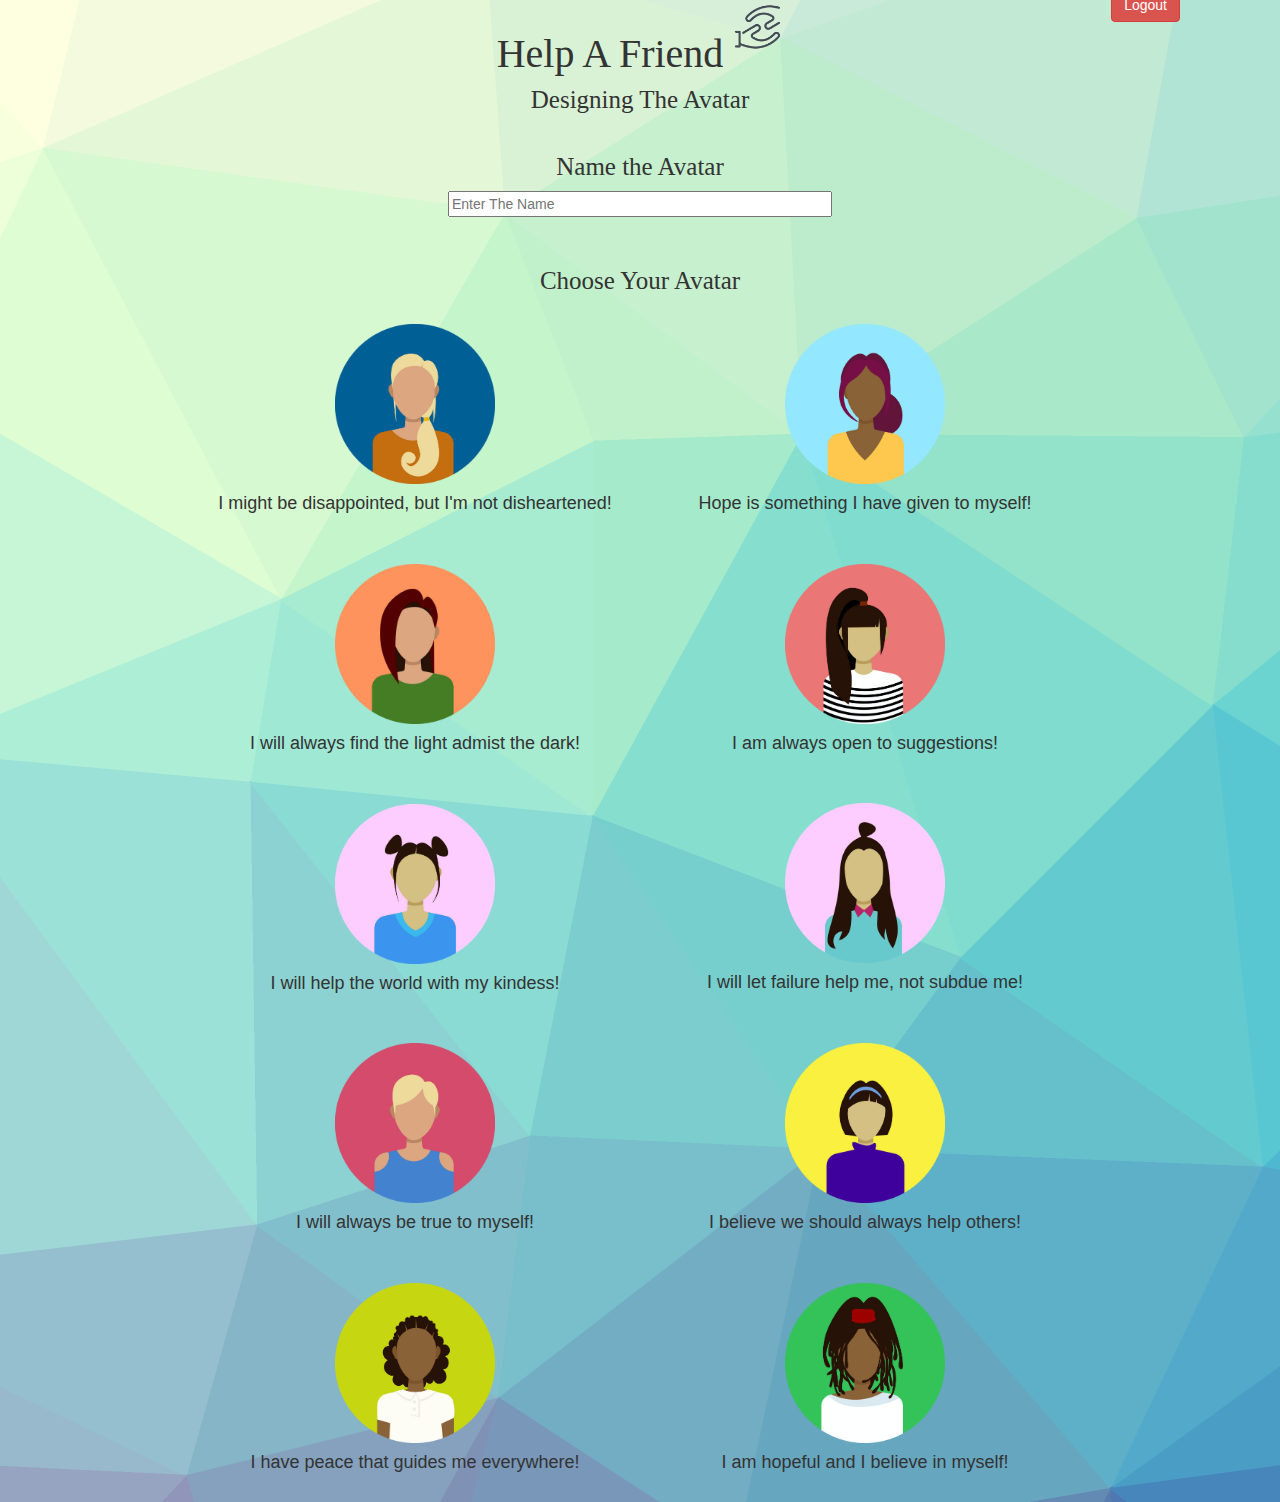
<file: female_avatar_pg1.html>
<html>
    <head>
        <title> Designing the Avatar </title>
        <link href="https://fonts.googleapis.com/css?family=Yeon+Sung&display=swap" rel="stylesheet"><meta name="viewport" content="width=device-width, initial-scale=1">
        
        <link rel="stylesheet" href="https://maxcdn.bootstrapcdn.com/bootstrap/3.4.0/css/bootstrap.min.css">
        <script src="https://ajax.googleapis.com/ajax/libs/jquery/3.4.1/jquery.min.js"></script>
        <script src="https://maxcdn.bootstrapcdn.com/bootstrap/3.4.0/js/bootstrap.min.js"></script>
        
        <link rel="stylesheet" type="text/css" href="style.css">
        <script src = "f_avatar.js"> </script>
        </head> 

        <body> 
        <center> 
            <h1 class = "heading"> 
                Help A Friend <sup>
                <image src = "m1.png" style = "height:50px; width:50px;"> </image>
                </sup></h1>
        
        <h4 class = "sub_heading"> Designing The Avatar </h3>
        <br> 
        <button id = "logout" onclick = "logout()" class = "btn btn-danger" style = "float:right; margin-top:-155px; margin-right:100px;"> Logout </button>

        <h4 class = "sub_heading"> Name the Avatar </h4>
        <input type = "text" placeholder = "Enter The Name" id = "avatar_name" style = "width:30%;"> 
        <br> <br> <br>  

        <h4 class = "sub_heading"> Choose Your Avatar </h4> <br> 

        <image src = "female_1.png" class = "f_avatar" style = "margin-left:-450px;" onclick = "female_1()"> </image>
        <h4 style = "margin-left:-450px;"> I might be disappointed, but I'm not disheartened!</h4>

        <image src = "female_2.png" class = "f_avatar" style = "margin-right:-450px; margin-top:-200px;" onclick = "female_2()"></image>
        <h4 style = "margin-right:-450px; margin-top:-30px;"> Hope is something I have given to myself! </h4><br> <br> 

        <image src = "female_3.png" class = "f_avatar" style = "margin-left:-450px;" onclick = "female_3()"></image>
        <h4 style = "margin-left:-450px;"> I will always find the light admist the dark!</h4>

        <image src = "female_4.png" class = "f_avatar" style = "margin-right:-450px; margin-top:-200px;" onclick = "female_4()"> </image>
        <h4 style = "margin-right:-450px; margin-top:-30px;"> I am always open to suggestions!</h4> <br> <br> 

        <image src = "female_5.png" class = "f_avatar" style = "margin-left:-450px;" onclick = "female_5()"></image>
        <h4 style = "margin-left:-450px;"> I will help the world with my kindess!</h4>

        <image src = "female_6.png" class = "f_avatar" style = "margin-right:-450px; margin-top:-200px;" onclick = "female_6()"></image> 
        <h4 style = "margin-right:-450px; margin-top:-30px;"> I will let failure help me, not subdue me!</h4> <br> <br> 

        <image src = "female_7.png" class = "f_avatar" style = "margin-left:-450px;" onclick = "female_7()"></image>
        <h4 style = "margin-left:-450px;"> I will always be true to myself! </h4>

        <image src = "female_8.png" class = "f_avatar" style = "margin-right:-450px; margin-top:-200px;" onclick = "female_8()"> </image>
        <h4 style = "margin-right:-450px; margin-top:-30px;"> I believe we should always help others! </h4> <br> <br> 

        <image src = "female_9.png" class = "f_avatar" style = "margin-left:-450px;" onclick = "female_9()"> </image>
        <h4 style = "margin-left:-450px;"> I have peace that guides me everywhere! </h4>

        <image src = "female_10.png" class = "f_avatar" style = "margin-right:-450px; margin-top:-200px;" onclick = "female_10()"> </image>
        <h4 style = "margin-right:-450px; margin-top:-30px;"> I am hopeful and I believe in myself!</h4> <br>

        </center>
        </body>
</html>
</file>
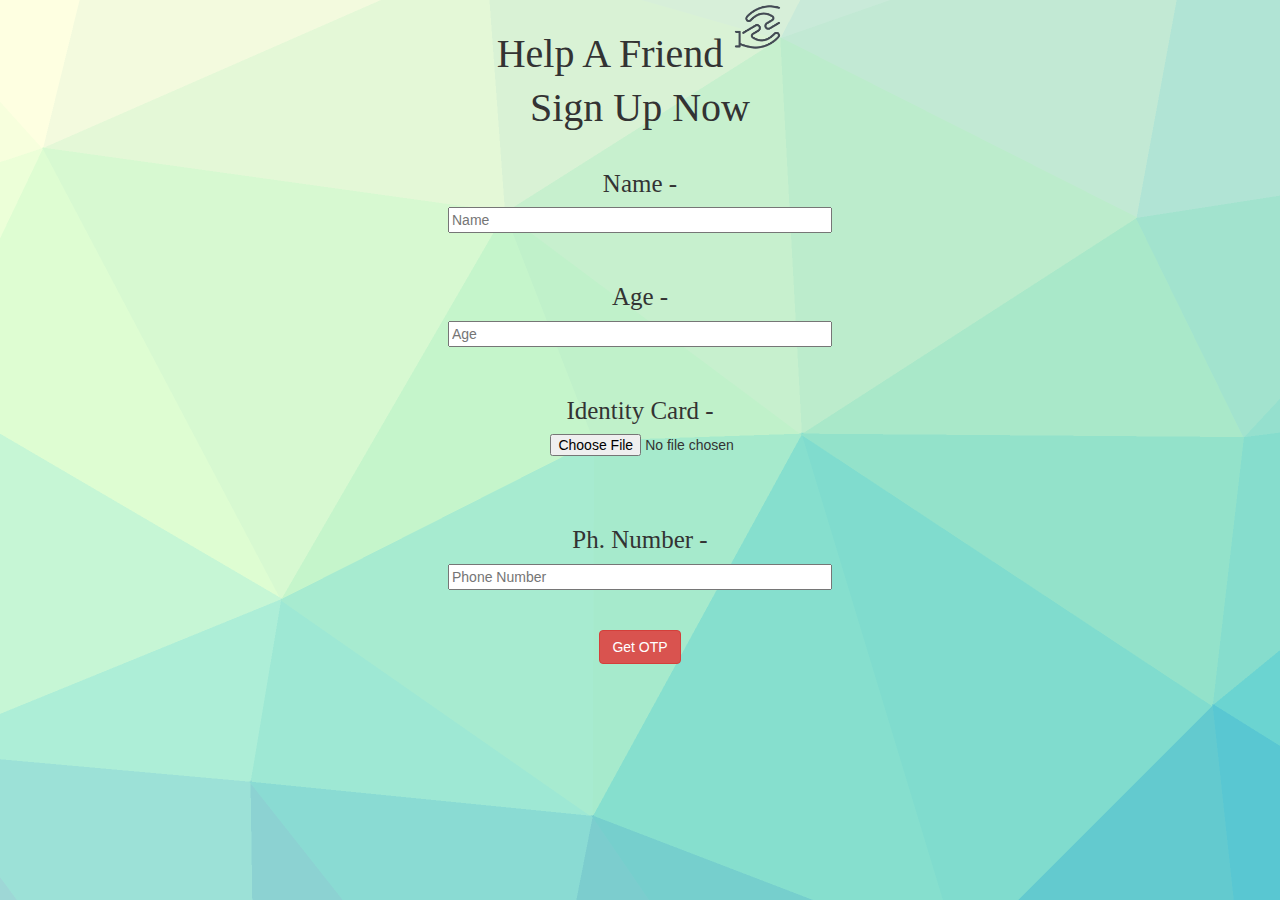
<file: index_pg2.html>
<html> 
    <head>
        <title> Sign Up Now </title>
        <link href="https://fonts.googleapis.com/css?family=Yeon+Sung&display=swap" rel="stylesheet"><meta name="viewport" content="width=device-width, initial-scale=1">
        
        <link rel="stylesheet" href="https://maxcdn.bootstrapcdn.com/bootstrap/3.4.0/css/bootstrap.min.css">
        <script src="https://ajax.googleapis.com/ajax/libs/jquery/3.4.1/jquery.min.js"></script>
        <script src="https://maxcdn.bootstrapcdn.com/bootstrap/3.4.0/js/bootstrap.min.js"></script>
        
        <link rel="stylesheet" type="text/css" href="style.css">
        <script src = "page2.js"> </script>
        </head>

<body> 
<center> 

    <h1 class = "heading"> 
        Help A Friend <sup>
        <image src = "m1.png" style = "height:50px; width:50px;"> </image>
        </sup></h1>

<h4 class = "heading"> Sign Up Now </h3>
<br> 

<h4 class = "sub_heading"> Name - </h4>
<input type = 'text' id = 'name_registration' placeholder = 'Name' style = "width:30%;">
<br> <br> <br> 

<h4 class = "sub_heading"> Age - </h4>
<input type = "number" id = "age_registration" placeholder = "Age" style = "width:30%;">
<br> <br> <br> 

<h4 class = "sub_heading"> Identity Card -  <sup>
    <image src = "paint.png" style = "float:center; display:none;" id = "paint" onclick = "enable_canvas()"> </image>
    </sup> </h4> 

<div id="wrapper">
    <input type="file" accept="image/*" onchange="preview_image(event)" style = "margin-left:41%;" id = "identity_card">
    <img id="output_image"/>
   </div>
   <h3 class = "sub_heading" id = "canvas_info" style = "font-size:20px; display:none;"> Canvas enabled. You can now blacken your photo and other details. Thank you!</h3>

   <div id = "canvas_preview"> </div>
<br> <br> <br>  

<h4 class = "sub_heading"> Ph. Number - </h4>
<input type = "tel" id = "phone_number" placeholder = "Phone Number" style = "width:30%;"> 
<br> <br> <br>  

<button id = "verify" onclick = "verify()" class = "btn btn-danger"> Get OTP </button>

</center>
</body>
</html>
</file>
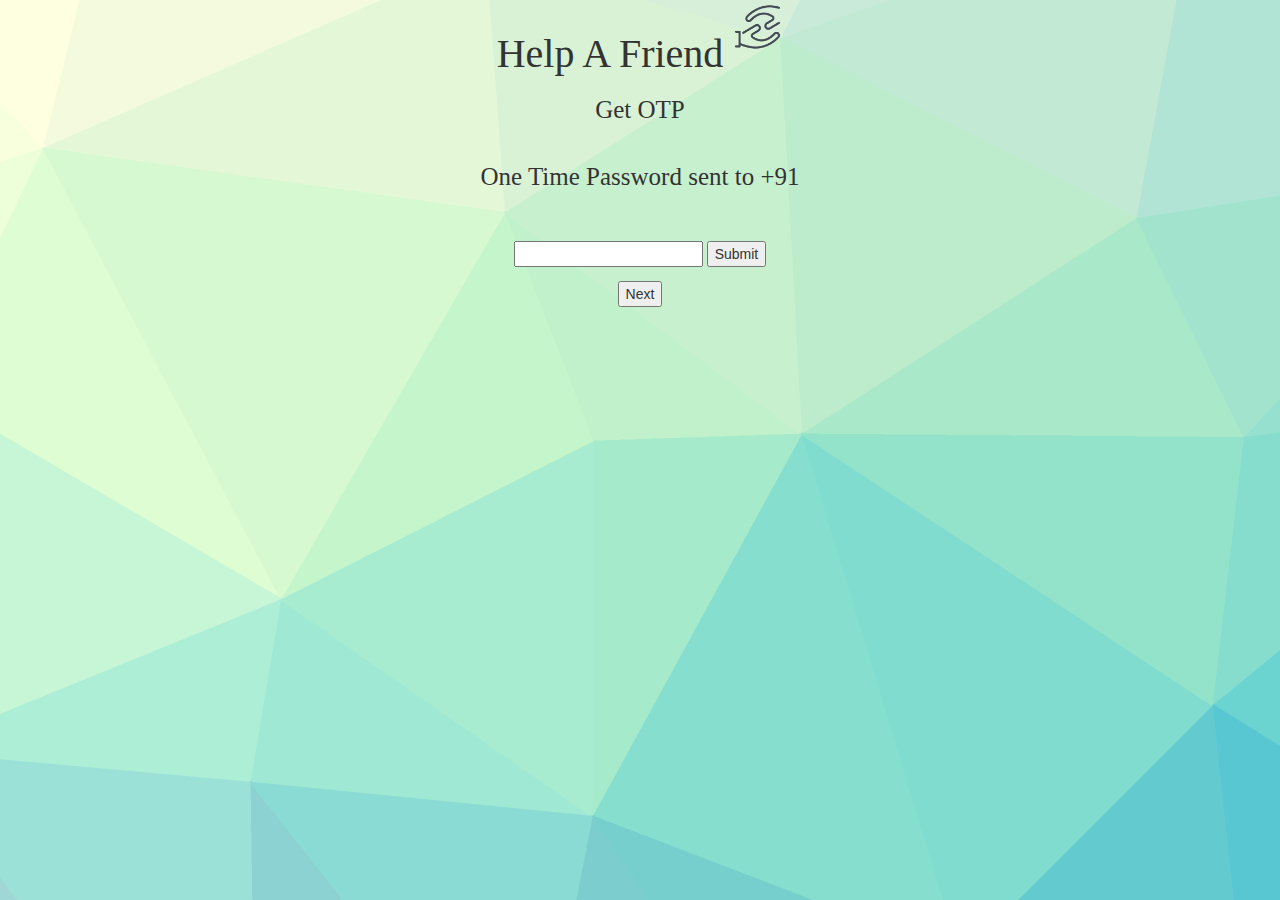
<file: index_pg3.html>
<html>
    <head>
        <title> Get OTP </title>
        <link href="https://fonts.googleapis.com/css?family=Yeon+Sung&display=swap" rel="stylesheet"><meta name="viewport" content="width=device-width, initial-scale=1">
        
        <link rel="stylesheet" href="https://maxcdn.bootstrapcdn.com/bootstrap/3.4.0/css/bootstrap.min.css">
        <script src="https://ajax.googleapis.com/ajax/libs/jquery/3.4.1/jquery.min.js"></script>
        <script src="https://maxcdn.bootstrapcdn.com/bootstrap/3.4.0/js/bootstrap.min.js"></script>
        
        <link rel="stylesheet" type="text/css" href="style.css">
        <script src = "page3.js"> </script>
        </head> 

    <body> 
        <center> 
        <h1 class = "heading"> 
            Help A Friend <sup>
            <image src = "m1.png" style = "height:50px; width:50px;"> </image>
            </sup></h1> 

        <h3 class = "sub_heading"> Get OTP </h3> 
        <br>

        <h5 class = "sub_heading"> One Time Password sent to +91 </h5> 
        <br> <br> 

        <form>
            <input autocomplete="one-time-code" required/>
            <input type="submit">
          </form>  

          <button id = "next_pg4" onclick = "otp()">Next </button>

    </center> 
    </body>
</html>
</file>
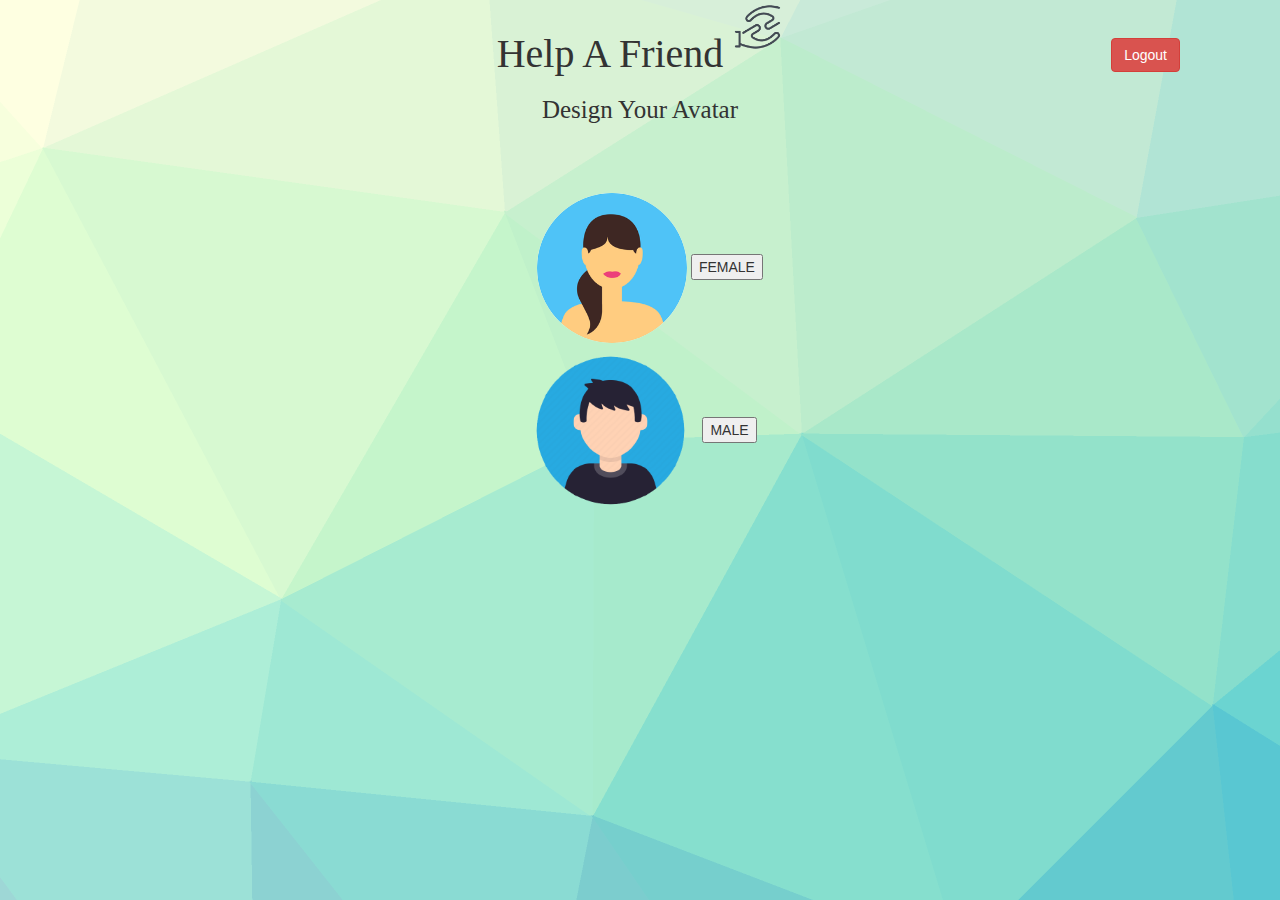
<file: index_pg4.html>
<html>
    <head>
        <title> Help A Friend </title>
        <link href="https://fonts.googleapis.com/css?family=Yeon+Sung&display=swap" rel="stylesheet"><meta name="viewport" content="width=device-width, initial-scale=1">
        
        <link rel="stylesheet" href="https://maxcdn.bootstrapcdn.com/bootstrap/3.4.0/css/bootstrap.min.css">
        <script src="https://ajax.googleapis.com/ajax/libs/jquery/3.4.1/jquery.min.js"></script>
        <script src="https://maxcdn.bootstrapcdn.com/bootstrap/3.4.0/js/bootstrap.min.js"></script>
        
        <link rel="stylesheet" type="text/css" href="style.css">
        <script src = "page4.js"> </script>
    </head> 

    <body> 
    <center>
        <h1 class = "heading"> 
            Help A Friend <sup>
            <image src = "m1.png" style = "height:50px; width:50px;"> </image>
            </sup></h1> 

        <h3 class = "sub_heading"> Design Your Avatar </h3> 
        <br> <br> <br> 
        <button id = "logout" onclick = "logout()" class = "btn btn-danger" style = "float:right; margin-top:-155px; margin-right:100px;"> Logout </button>

        <image src = "avatar_female.png" alt = "Female Avatar" class = "female_avatar" onclick = "female_avatar()" style = "margin-left:20px;"> </image>
        <button id = "female_clicked" onclick = "female_avatar()" type = "text"> FEMALE</button> <br> 

        <image src = "avatar_male.png" alt = "Male Avatar" class = "male_avatar" onclick = "male_avatar()"> </image>
        <button id = "male_clicked" onclick = "male_avatar()" type = "text"> MALE</button>
 
    </center> 
    </body>
</html>
</file>
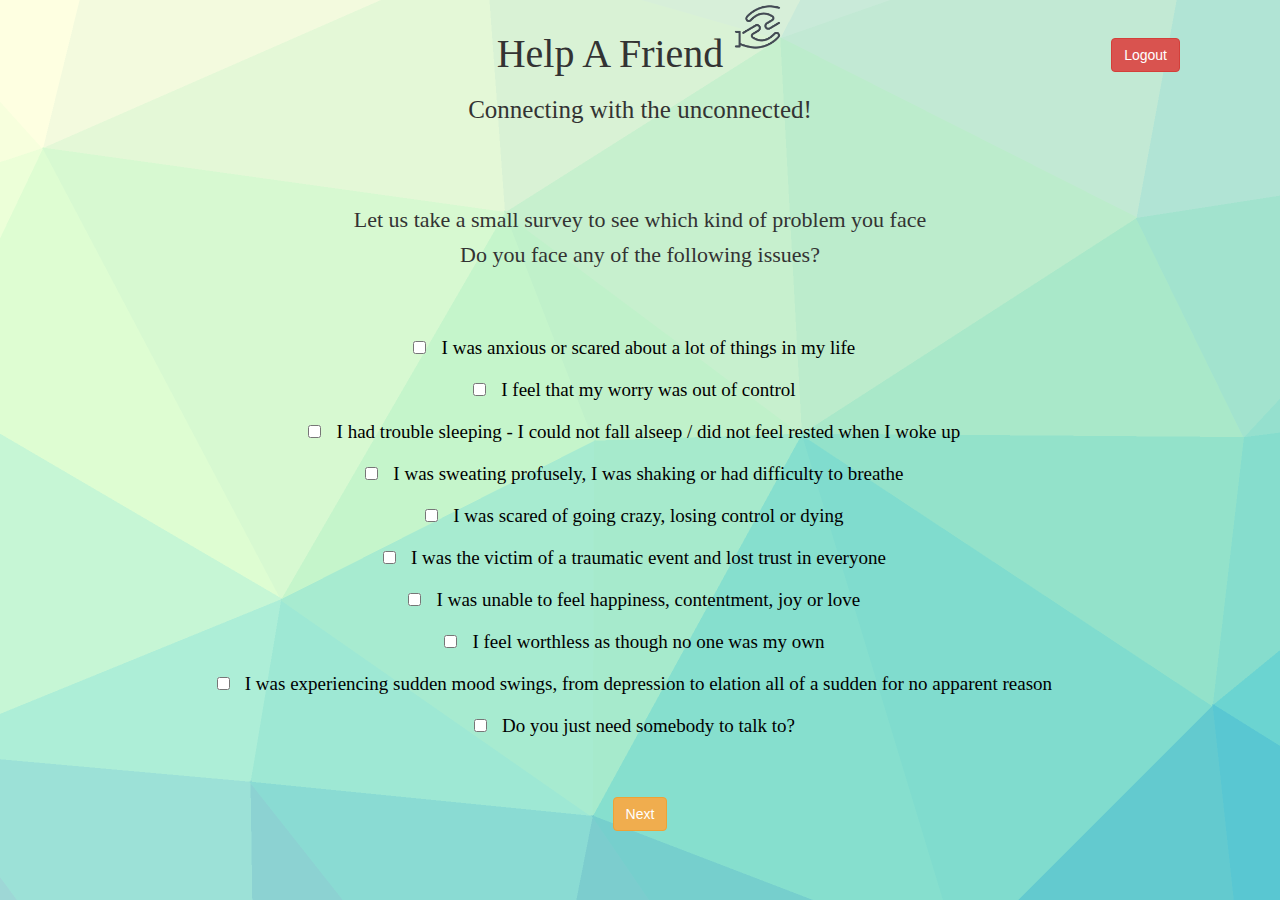
<file: index_pg5.html>
<html>
    <head>
        <title> Find A Friend </title>
        <link href="https://fonts.googleapis.com/css?family=Yeon+Sung&display=swap" rel="stylesheet"><meta name="viewport" content="width=device-width, initial-scale=1">
        
        <link rel="stylesheet" href="https://maxcdn.bootstrapcdn.com/bootstrap/3.4.0/css/bootstrap.min.css">
        <script src="https://ajax.googleapis.com/ajax/libs/jquery/3.4.1/jquery.min.js"></script>
        <script src="https://maxcdn.bootstrapcdn.com/bootstrap/3.4.0/js/bootstrap.min.js"></script>
        
        <link rel="stylesheet" type="text/css" href="style.css">
        <script src = "page5.js"> </script>
    </head> 

    <body> 
        <center> 
        <h1 class = "heading"> 
            Help A Friend <sup>
            <image src = "m1.png" style = "height:50px; width:50px;"> </image>
            </sup></h1> 

        <h3 class = "sub_heading"> Connecting with the unconnected! </h3> 
        <br> <br> <br> 
        <div id = "person" onmouseover = "popup()"> </div>
        <label id = "name"> </label>

        <button id = "logout" onclick = "logout()" class = "btn btn-danger" style = "float:right; margin-top:-155px; margin-right:100px;"> Logout </button>
        
        <h4 class = "subsub_heading"> Let us take a small survey to see which kind of problem you face</h4>

        <h4 class = "subsub_heading"> Do you face any of the following issues? </h4> <br> <br> <br> 

        <input type="checkbox" id="anxiety"> <label for="anxiety" class = "label"> I was anxious or scared about a lot of things in my life </label> <br> <br> 
        <input type="checkbox" id="worry"> <label for="worry" class = "label"> I feel that my worry was out of control </label> <br> <br> 
        <input type="checkbox" id="sleep"> <label for="sleep" class = "label"> I had trouble sleeping - I could not fall alseep / did not feel rested when I woke up </label> <br> <br> 
        <input type="checkbox" id="panic"> <label for="panic" class = "label"> I was sweating profusely, I was shaking or had difficulty to breathe </label> <br> <br> 
        <input type="checkbox" id="scared"> <label for="scared" class = "label"> I was scared of going crazy, losing control or dying </label> <br> <br> 
        <input type="checkbox" id="trauma"> <label for="trauma" class = "label">I was the victim of a traumatic event and lost trust in everyone</label> <br> <br> 
        <input type="checkbox" id="depression"> <label for="depression" class = "label"> I was unable to feel happiness, contentment, joy or love </label> <br> <br> 
        <input type="checkbox" id="lonely"> <label for="lonely" class = "label"> I feel worthless as though no one was my own </label> <br> <br> 
        <input type="checkbox" id="mood_swings"> <label for="mood_swings" class = "label"> I was experiencing sudden mood swings, from depression to elation all of a sudden for no apparent reason </label> <br> <br> 
        <input type="checkbox" id="friends"> <label for="friends" class = "label"> Do you just need somebody to talk to? </label> <br> <br> 

        <br> <br> 
        <button id = "next" onclick = "submit()" class = "btn btn-warning"> Next </button>
        </center> 
    </body>
</html>
</file>
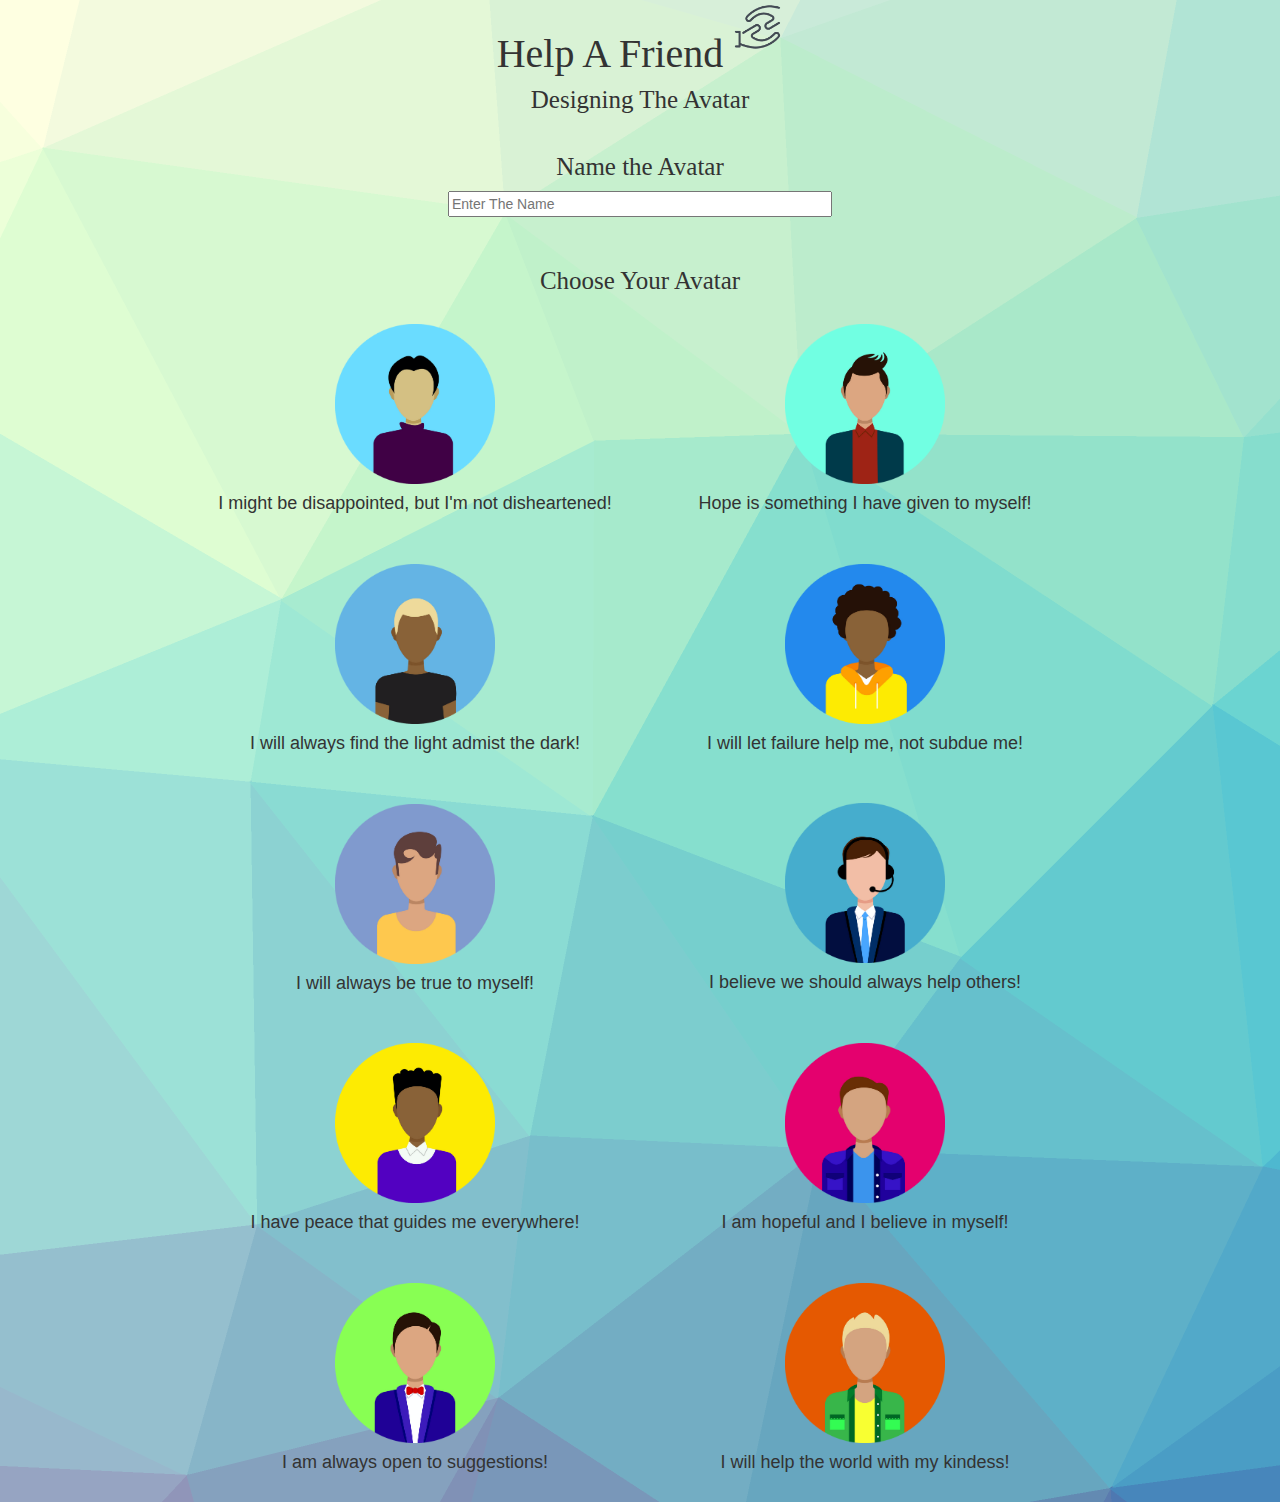
<file: male_avatar_pg1.html>
<html>
    <head>
        <title> Designing the Avatar </title>
        <link href="https://fonts.googleapis.com/css?family=Yeon+Sung&display=swap" rel="stylesheet"><meta name="viewport" content="width=device-width, initial-scale=1">
        
        <link rel="stylesheet" href="https://maxcdn.bootstrapcdn.com/bootstrap/3.4.0/css/bootstrap.min.css">
        <script src="https://ajax.googleapis.com/ajax/libs/jquery/3.4.1/jquery.min.js"></script>
        <script src="https://maxcdn.bootstrapcdn.com/bootstrap/3.4.0/js/bootstrap.min.js"></script>
        
        <link rel="stylesheet" type="text/css" href="style.css">
        <script src = "m_avatar.js"> </script>
        </head> 

        <body> 
        <center> 
            <h1 class = "heading"> 
                Help A Friend <sup>
                <image src = "m1.png" style = "height:50px; width:50px;"> </image>
                </sup></h1>
        
        <h4 class = "sub_heading"> Designing The Avatar </h3>
        <br> 

        <h4 class = "sub_heading"> Name the Avatar </h4>
        <input type = "text" placeholder = "Enter The Name" id = "avatar_name_male" style = "width:30%;"> 
        <br> <br> <br>  

        <h4 class = "sub_heading"> Choose Your Avatar </h4> <br> 

        <image src = "male_1.png" class = "m_avatar" style = "margin-left:-450px;" onclick = "male_1()"> </image>
        <h4 style = "margin-left:-450px;"> I might be disappointed, but I'm not disheartened!</h4>

        <image src = "male_2.png" class = "m_avatar" style = "margin-right:-450px; margin-top:-200px;" onclick = "male_2()"></image>
        <h4 style = "margin-right:-450px; margin-top:-30px;"> Hope is something I have given to myself!</h4> <br> <br> 

        <image src = "male_3.png" class = "m_avatar" style = "margin-left:-450px;" onclick = "male_3()"></image>
        <h4 style = "margin-left:-450px;"> I will always find the light admist the dark! </h4>

        <image src = "male_4.png" class = "m_avatar" style = "margin-right:-450px; margin-top:-200px;" onclick = "male_4()"> </image>
        <h4 style = "margin-right:-450px; margin-top:-30px;"> I will let failure help me, not subdue me!
        </h4> <br> <br> 

        <image src = "male_5.png" class = "m_avatar" style = "margin-left:-450px;" onclick = "male_5()"></image>
        <h4 style = "margin-left:-450px;"> I will always be true to myself!
        </h4>

        <image src = "male_6.png" class = "m_avatar" style = "margin-right:-450px; margin-top:-200px;" onclick = "male_6()"></image> 
        <h4 style = "margin-right:-450px; margin-top:-30px;"> I believe we should always help others!
        </h4> <br> <br> 

        <image src = "male_7.png" class = "m_avatar" style = "margin-left:-450px;" onclick = "male_7()"></image>
        <h4 style = "margin-left:-450px;"> I have peace that guides me everywhere!
        </h4>

        <image src = "male_8.png" class = "m_avatar" style = "margin-right:-450px; margin-top:-200px;" onclick = "male_8()"> </image>
        <h4 style = "margin-right:-450px; margin-top:-30px;"> I am hopeful and I believe in myself!
        </h4> <br> <br> 

        <image src = "male_9.png" class = "m_avatar" style = "margin-left:-450px;" onclick = "male_9()"> </image>
        <h4 style = "margin-left:-450px;">I am always open to suggestions!
        </h4>

        <image src = "male_10.png" class = "m_avatar" style = "margin-right:-450px; margin-top:-200px;" onclick = "male_10()"> </image>
        <h4 style = "margin-right:-450px; margin-top:-30px;"> I will help the world with my kindess!
        </h4> <br>

        </center>
        </body>
</html>
</file>
<file: style.css>
.heading{
    font-size:40; 
    font-family:Cambria, Cochin, Georgia, Times, 'Times New Roman', serif; 
}

#dialog{
    font-size:25;
    font-family:Cambria, Cochin, Georgia, Times, 'Times New Roman', serif; 
    text-align:center;
}

body{
    background-image:url(Background.png); 
}

sup{
    vertical-align:super; 
    font-size:smaller;
}

.sub_heading{
    font-size:25px;
    font-family:Georgia, 'Times New Roman', Times, serif;
}

.female_avatar{
    height:150px;
    width:150px;
    border-radius:50%;
}

.male_avatar{
    height:175px;
    width:175px;
    border-radius:50%;
}

option{
    font-family:Cambria, Cochin, Georgia, Times, 'Times New Roman', serif; 
    font-size:19px;
}

.f_avatar{
    height:160px; 
    width:160px; 
}

.m_avatar{
    height:160px;
    width:160px;
}

.subsub_heading{
    font-size:22px;
    font-family:Georgia, 'Times New Roman', Times, serif;
}

.label{
    font-family:Georgia, 'Times New Roman', Times, serif; 
    font-weight: normal;
    font-size:19px;
    color:black; 
}

body
{
 width:100%;
 margin:0 auto;
 padding:0px;
 font-family:helvetica;
 background-color:#0B3861;
}
#wrapper
{
 text-align:center;
 margin:0 auto;
 padding:0px;
 width:995px;
}
#output_image
{
 max-width:300px;
}

.onload{
    height:150px;
    width:150px;
    float:left;
    margin-top:-185px;
    margin-left:30px;
}

.text{
    float:left;
    margin-left:70px;
    margin-top:-25px;
    font-size:22px;
    font-family:Georgia, 'Times New Roman', Times, serif
}

#message{
    display:none; 
}

#send_message{
    display:none; 
}

#paint{
    height:70px;
    width:70px;
    margin-top:20px;
    margin-bottom:10px;
}

#canvas_info{
    display:"none"; 
}

.chat_onload{
    height:150px;
    width:150px;
    float:left;
    margin-top:-135px;
    margin-left:30px;
}

.text_onload{
    float:left;
    margin-left:-110px;
    margin-top:22px;
    font-size:22px;
    font-family:Georgia, 'Times New Roman', Times, serif
}

canvas{
    border:black; 
    border-radius:7px;
    border-width:10px;
}
</file>
